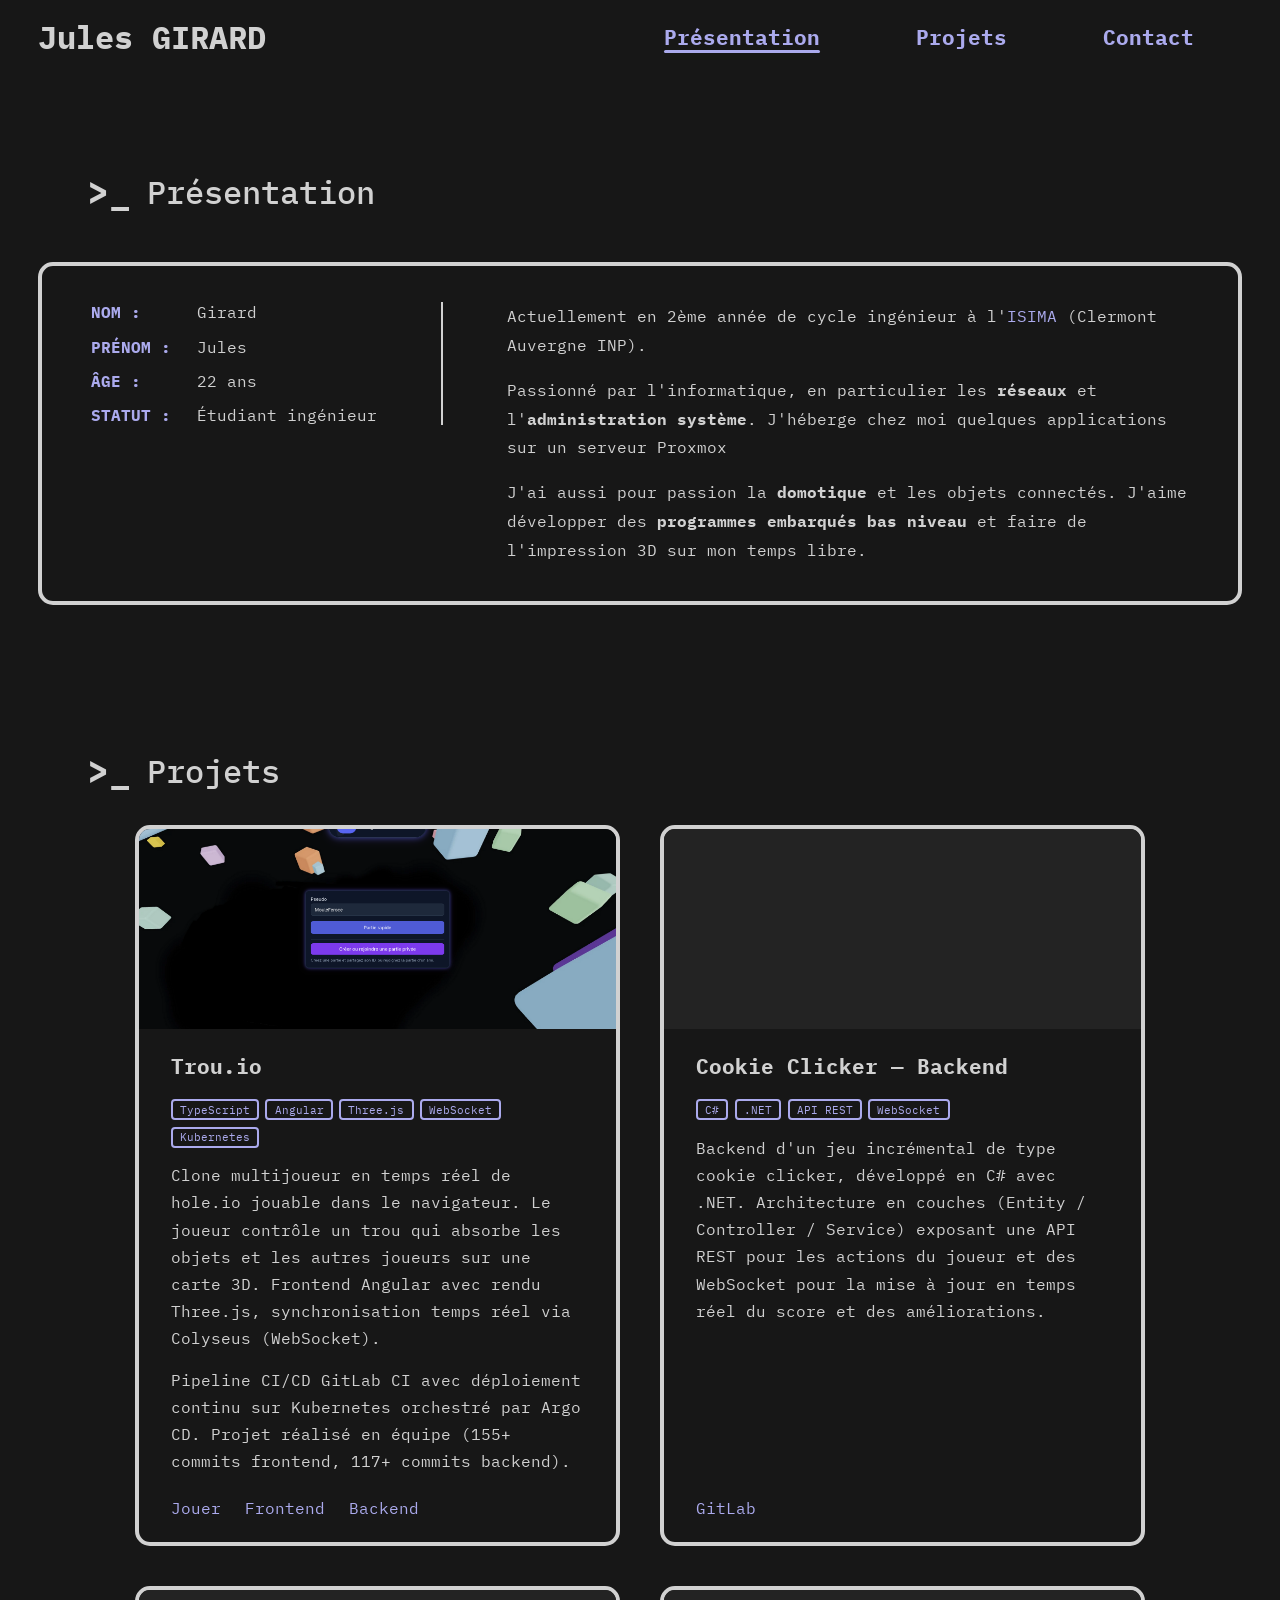
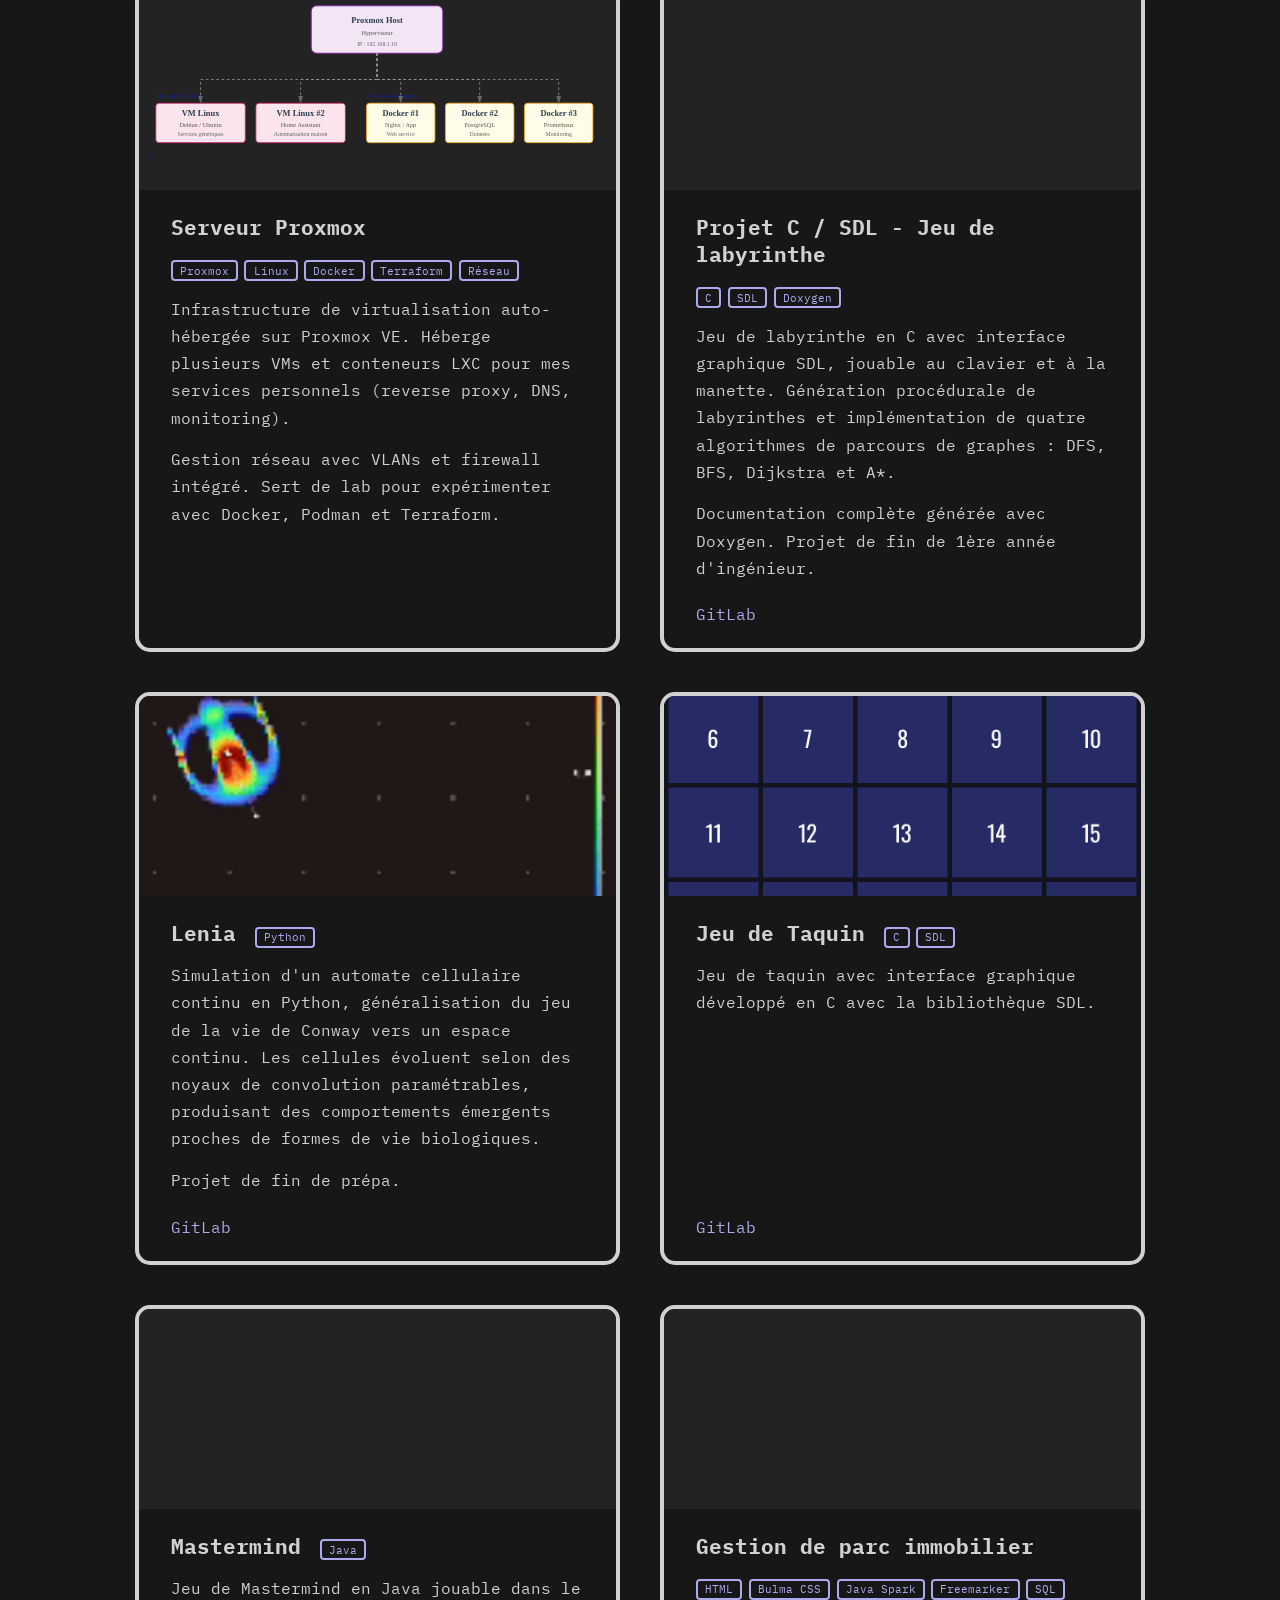
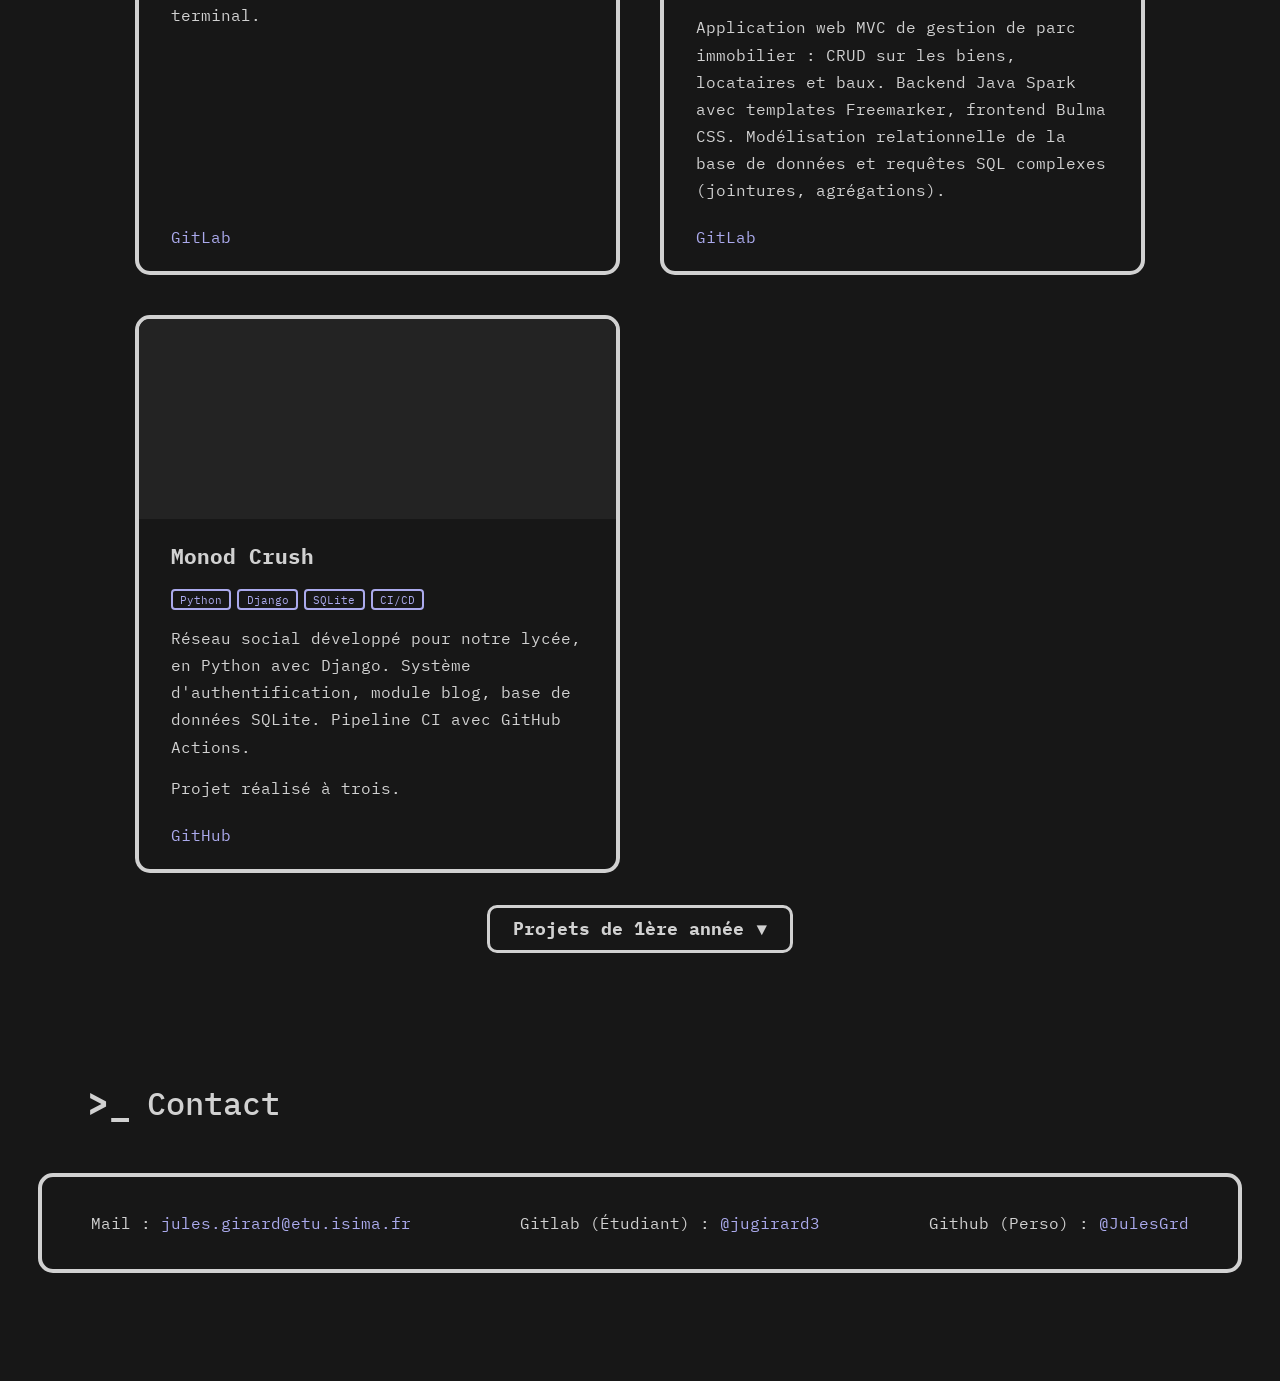
<file: index.html>
<!DOCTYPE html>
<html lang="fr">

<head>
    <meta http-equiv="content-type" content="text/html; charset=UTF-8">
    <meta charset="UTF-8">
    <meta http-equiv="X-UA-Compatible" content="IE=edge">
    <meta name="viewport" content="width=device-width, initial-scale=1.0">
    <link rel="icon" href="./assets/ico.png" type="image/x-icon">
    <meta name="description" content="Portfolio de Jules Girard, étudiant ingénieur à l'ISIMA — passionné par les réseaux, l'administration système et la domotique.">
    <link rel="canonical" href="https://julesgirard.dev/">

    <!-- Open Graph -->
    <meta property="og:type" content="website">
    <meta property="og:url" content="https://julesgirard.dev/">
    <meta property="og:title" content="Jules Girard — Portfolio">
    <meta property="og:description" content="Étudiant ingénieur à l'ISIMA, passionné par les réseaux, l'administration système et la domotique.">

    <link rel="stylesheet" href="style.css">
    <script data-goatcounter="https://jg45.goatcounter.com/count"
            async src="//gc.zgo.at/count.js"></script>

    <title>Jules GIRARD</title>
</head>

<body>
    <header>
        <h1>Jules GIRARD</h1>
        <nav id="mainNav">
            <ul>
                <li><a href="#home">Présentation</a></li>
                <li><a href="#projets">Projets</a></li>
                <li><a href="#contact">Contact</a></li>
            </ul>
        </nav>
        <button class="nav-toggle" id="navToggle" aria-label="Menu" aria-expanded="false">
            <span></span><span></span><span></span>
        </button>
    </header>
    <main>
        <section id="home">
            <h2>Présentation</h2>
            <div class="box fade-in visible">
                <div class="home-grid">
                    <div class="home-info">
                        <div class="info-item">
                            <span class="info-label">NOM</span>
                            <span>Girard</span>
                        </div>
                        <div class="info-item">
                            <span class="info-label">PRÉNOM</span>
                            <span>Jules</span>
                        </div>
                        <div class="info-item">
                            <span class="info-label">ÂGE</span>
                            <span id="age"></span>
                        </div>
                        <div class="info-item">
                            <span class="info-label">STATUT</span>
                            <span>Étudiant ingénieur</span>
                        </div>
                    </div>
                    <div class="home-bio">
                        <p>Actuellement en 2ème année de cycle ingénieur à l'<a href="https://www.isima.fr/">ISIMA</a>
                            (Clermont Auvergne INP).</p>
                        <p>Passionné par l'informatique, en particulier les <strong>réseaux</strong> et
                            l'<strong>administration système</strong>. J'héberge chez moi quelques applications sur un
                            serveur Proxmox</p>
                        <p>J'ai aussi pour passion la <strong>domotique</strong> et les objets connectés. J'aime
                            développer des <strong>programmes embarqués bas niveau</strong> et faire de l'impression 3D
                            sur mon temps libre.</p>
                    </div>
                </div>
            </div>
        </section>

        <section id="projets">
            <h2>Projets</h2>

            <div class="projects-grid">
                <article class="project-card fade-in">
                    <div class="project-img-wrap">
                        <img src="./assets/projects/trouio.png" alt="Aperçu Trou.io">
                    </div>
                    <div class="project-body">
                        <div class="project-header">
                            <h3>Trou.io</h3>
                            <div class="project-tags">
                                <span class="tag">TypeScript</span>
                                <span class="tag">Angular</span>
                                <span class="tag">Three.js</span>
                                <span class="tag">WebSocket</span>
                                <span class="tag">Kubernetes</span>
                            </div>
                        </div>
                        <p>Clone multijoueur en temps réel de hole.io jouable dans le navigateur. Le joueur contrôle un trou qui absorbe les objets et les autres joueurs sur une carte 3D. Frontend Angular avec rendu Three.js, synchronisation temps réel via Colyseus (WebSocket).</p>
                        <p>Pipeline CI/CD GitLab CI avec déploiement continu sur Kubernetes orchestré par Argo CD. Projet réalisé en équipe (155+ commits frontend, 117+ commits backend).</p>
                        <div class="project-links">
                            <a href="https://front-trouio.rozvictor.fr/" target="_blank">Jouer</a>
                            <a href="https://gitlab.com/trou.io/front" target="_blank">Frontend</a>
                            <a href="https://gitlab.com/trou.io/colyseusstarter" target="_blank">Backend</a>
                        </div>
                    </div>
                </article>



                <article class="project-card fade-in">
                    <div class="project-body">
                        <div class="project-header">
                            <h3>Cookie Clicker — Backend</h3>
                            <div class="project-tags">
                                <span class="tag">C#</span>
                                <span class="tag">.NET</span>
                                <span class="tag">API REST</span>
                                <span class="tag">WebSocket</span>
                            </div>
                        </div>
                        <p>Backend d'un jeu incrémental de type cookie clicker, développé en C# avec .NET. Architecture en couches (Entity / Controller / Service) exposant une API REST pour les actions du joueur et des WebSocket pour la mise à jour en temps réel du score et des améliorations.</p>
                        <div class="project-links">
                            <a href="https://gitlab.isima.fr/dimarotte/csharp" target="_blank">GitLab</a>
                        </div>
                    </div>
                </article>

                <article class="project-card fade-in">
                    <div class="project-img-wrap">
                        <img src="./assets/projects/homelab_network.svg" alt="Serveur Proxmox">
                    </div>
                    <div class="project-body">
                        <div class="project-header">
                            <h3>Serveur Proxmox</h3>
                            <div class="project-tags">
                                <span class="tag">Proxmox</span>
                                <span class="tag">Linux</span>
                                <span class="tag">Docker</span>
                                <span class="tag">Terraform</span>
                                <span class="tag">Réseau</span>
                            </div>
                        </div>
                        <p>Infrastructure de virtualisation auto-hébergée sur Proxmox VE. Héberge plusieurs VMs et conteneurs LXC pour mes services personnels (reverse proxy, DNS, monitoring).</p>
                        <p>Gestion réseau avec VLANs et firewall intégré. Sert de lab pour expérimenter avec Docker, Podman et Terraform.</p>
                    </div>
                </article>



                <article class="project-card fade-in">
                    <div class="project-body">
                        <div class="project-header">
                            <h3>Projet C / SDL - Jeu de labyrinthe</h3>
                            <div class="project-tags">
                                <span class="tag">C</span>
                                <span class="tag">SDL</span>
                                <span class="tag">Doxygen</span>
                            </div>
                        </div>
                        <p>Jeu de labyrinthe en C avec interface graphique SDL, jouable au clavier et à la manette. Génération procédurale de labyrinthes et implémentation de quatre algorithmes de parcours de graphes : DFS, BFS, Dijkstra et A*.</p>
                        <p>Documentation complète générée avec Doxygen. Projet de fin de 1ère année d'ingénieur.</p>
                        <div class="project-links">
                            <a href="https://gitlab.isima.fr/jugirard3/projet-zz1/" target="_blank">GitLab</a>
                        </div>
                    </div>
                </article>

                <article class="project-card fade-in">
                    <div class="project-img-wrap">
                        <img src="./assets/projects/lenia.png" alt="Lenia">
                    </div>
                    <div class="project-body">
                        <div class="project-header">
                            <h3>Lenia</h3>
                            <div class="project-tags">
                                <span class="tag">Python</span>
                            </div>
                        </div>
                        <p>Simulation d'un automate cellulaire continu en Python, généralisation du jeu de la vie de Conway vers un espace continu. Les cellules évoluent selon des noyaux de convolution paramétrables, produisant des comportements émergents proches de formes de vie biologiques.</p>
                        <p>Projet de fin de prépa.</p>
                        <div class="project-links">
                            <a href="https://gitlab.isima.fr/jugirard3/lenia" target="_blank">GitLab</a>
                        </div>
                    </div>
                </article>

                <article class="project-card fade-in">
                    <div class="project-img-wrap">
                        <img src="./assets/projects/taquin.png" alt="Jeu de Taquin">
                    </div>
                    <div class="project-body">
                        <div class="project-header">
                            <h3>Jeu de Taquin</h3>
                            <div class="project-tags">
                                <span class="tag">C</span>
                                <span class="tag">SDL</span>
                            </div>
                        </div>
                        <p>Jeu de taquin avec interface graphique développé en C avec la bibliothèque SDL.</p>
                        <div class="project-links">
                            <a href="https://gitlab.isima.fr/jugirard3/taquin" target="_blank">GitLab</a>
                        </div>
                    </div>
                </article>

                <article class="project-card fade-in">
                    <div class="project-body">
                        <div class="project-header">
                            <h3>Mastermind</h3>
                            <div class="project-tags">
                                <span class="tag">Java</span>
                            </div>
                        </div>
                        <p>Jeu de Mastermind en Java jouable dans le terminal.</p>
                        <div class="project-links">
                            <a href="https://gitlab.isima.fr/jugirard3/master-mind" target="_blank">GitLab</a>
                        </div>
                    </div>
                </article>

                <article class="project-card fade-in">
                    <!-- <div class="project-img-wrap">
                        <img src="./assets/projects/immo.png" alt="Site de gestion de parc immobilier">
                    </div> -->
                    <div class="project-body">
                        <div class="project-header">
                            <h3>Gestion de parc immobilier</h3>
                            <div class="project-tags">
                                <span class="tag">HTML</span>
                                <span class="tag">Bulma CSS</span>
                                <span class="tag">Java Spark</span>
                                <span class="tag">Freemarker</span>
                                <span class="tag">SQL</span>
                            </div>
                        </div>
                        <p>Application web MVC de gestion de parc immobilier : CRUD sur les biens, locataires et baux. Backend Java Spark avec templates Freemarker, frontend Bulma CSS. Modélisation relationnelle de la base de données et requêtes SQL complexes (jointures, agrégations).</p>
                        <div class="project-links">
                            <a href="https://gitlab.isima.fr/jugirard3/unicornesn" target="_blank">GitLab</a>
                        </div>
                    </div>
                </article>
                <article class="project-card fade-in">
                    <div class="project-body">
                        <div class="project-header">
                            <h3>Monod Crush</h3>
                            <div class="project-tags">
                                <span class="tag">Python</span>
                                <span class="tag">Django</span>
                                <span class="tag">SQLite</span>
                                <span class="tag">CI/CD</span>
                            </div>
                        </div>
                        <p>Réseau social développé pour notre lycée, en Python avec Django. Système d'authentification, module blog, base de données SQLite. Pipeline CI avec GitHub Actions.</p>
                        <p>Projet réalisé à trois.</p>
                        <div class="project-links">
                            <a href="https://github.com/BenoitPrmt/Monod-Crush" target="_blank">GitHub</a>
                        </div>
                    </div>
                </article>
            </div>


            <div class="frise-section">
                <button class="frise-toggle" onclick="toggleFrise(this)" aria-expanded="false">
                    Projets de 1ère année <span class="frise-arrow">▼</span>
                </button>
                <div class="frise-collapse" id="friseCollapse">
                    <div class="wrap-center">
                        <ul class="frise slide-in-right">
                            <li class="frise-element">
                                <div class="date">02/05/2023</div>
                                <ul>
                                    <li>
                                        <a href="https://perso.isima.fr/~jugirard3/rapports/02-05-2023/labyrinthe/">Le
                                            labyrinthe (C)</a>
                                        <p class="doc"><a
                                                href="https://perso.isima.fr/~jugirard3/rapports/02-05-2023/labyrinthe/doc/">Documentation
                                                (Doxygen)</a></p>
                                    </li>
                                </ul>
                            </li>
                            <li class="frise-element">
                                <div class="date">04/04/2023</div>
                                <ul>
                                    <li>
                                        <a
                                            href="https://perso.isima.fr/~jugirard3/rapports/04-04-2023/minimax_exercise/">Minimax
                                            exercise (C)</a>
                                        <p class="doc"><a
                                                href="https://perso.isima.fr/~jugirard3/rapports/04-04-2023/minimax_exercise/doc_minimax_exercise/code_8c.html">Documentation
                                                (Doxygen)</a></p>
                                    </li>
                                    <li>
                                        <a
                                            href="https://perso.isima.fr/~jugirard3/rapports/04-04-2023/minimax_simple_example/">Minimax
                                            simple example (C)</a>
                                        <p class="doc"><a
                                                href="https://perso.isima.fr/~jugirard3/rapports/04-04-2023/minimax_simple_example/doc_minimax_simple_example/code_8c.html">Documentation
                                                (Doxygen)</a></p>
                                    </li>
                                </ul>
                            </li>
                            <li class="frise-element">
                                <div class="date">28/03/2023</div>
                                <ul>
                                    <li>
                                        <a href="https://perso.isima.fr/~jugirard3/rapports/28-03-2023/bash_couleur/">Script
                                            Bash et changement de couleurs
                                            (Bash&nbsp;&amp;&nbsp;C)</a>
                                    </li>
                                    <li>
                                        <a href="https://perso.isima.fr/~jugirard3/rapports/28-03-2023/nains/">Des nains
                                            sur des
                                            épaules de géants (C)</a>
                                    </li>
                                    <li>
                                        <a href="https://perso.isima.fr/~jugirard3/rapports/28-03-2023/sudoku/">Sudoku
                                            solver
                                            (C)</a>
                                    </li>
                                    <li>
                                        <a href="https://perso.isima.fr/~jugirard3/rapports/28-03-2023/killer_sudoku/">Killer
                                            sudoku sover (C)</a>
                                    </li>
                                    <li>
                                        <a href="https://perso.isima.fr/~jugirard3/rapports/28-03-2023/suguru/">Suguru
                                            solver
                                            (C)</a>
                                    </li>
                                </ul>
                            </li>
                            <li class="frise-element">
                                <div class="date">06/03/2023</div>
                                <ul>
                                    <li>
                                        <a href="https://perso.isima.fr/~jugirard3/rapports/06-03-2023/lumen">Lumen
                                            (C)</a>
                                    </li>
                                    <li>
                                        <a href="https://perso.isima.fr/~jugirard3/rapports/06-03-2023/brainfuck/">What
                                            the
                                            Brainfuck ! (C)</a>
                                    </li>
                                </ul>
                            </li>
                            <li class="frise-element">
                                <div class="date">06/02/2023</div>
                                <ul>
                                    <li>
                                        <a
                                            href="https://perso.isima.fr/~jugirard3/rapports/06-02-2023/shadows-of-the-night-1">Shadows
                                            of the knight EP1 (C)</a>
                                    </li>
                                    <li>
                                        <a
                                            href="https://perso.isima.fr/~jugirard3/rapports/06-02-2023/shadows-of-the-night-2">Shadows
                                            of the knight EP2 (C)</a>
                                    </li>
                                    <li>
                                        <a href="https://perso.isima.fr/~jugirard3/rapports/06-02-2023/les-suites">Les
                                            suites
                                            (Graphviz)</a>
                                    </li>
                                    <li>
                                        <a
                                            href="https://perso.isima.fr/~jugirard3/rapports/06-02-2023/decouverte-orgmode">Découverte
                                            de Org Mode
                                            (Org&nbsp;Mode)</a>
                                    </li>
                                </ul>
                            </li>
                            <li class="frise-element">
                                <div class="date">31/01/2023</div>
                                <ul>
                                    <li>
                                        <a href="https://perso.isima.fr/~jugirard3/rapports/31-01-2023/pikaptcha/">Détective
                                            Pikaptcha EP1 &amp; EP2 (Python)</a>
                                    </li>
                                    <li>
                                        <a href="https://perso.isima.fr/~jugirard3/rapports/31-01-2023/page-web-libre/">Page
                                            web
                                            libre (HTML&nbsp;&amp;&nbsp;CSS)</a>
                                    </li>
                                </ul>
                            </li>
                            <li class="frise-element">
                                <div class="date">24/01/2023</div>
                                <ul>
                                    <li>
                                        <a href="https://perso.isima.fr/~jugirard3/rapports/24-01-2023/ghost-legs/">Ghost
                                            Legs
                                            (Python)</a>
                                    </li>
                                    <li>
                                        <a
                                            href="https://perso.isima.fr/~jugirard3/rapports/24-01-2023/sujet-libre/rapport.md">Exposé
                                            sur un sujet libre
                                            (Markdown)</a>
                                    </li>
                                </ul>
                            </li>
                        </ul>
                    </div>
                </div>
            </div>
        </section>

        <section id="contact">
            <h2>Contact</h2>
            <ul class="box fade-in">
                <li>Mail&nbsp;: <a href="mailto:jules.girard@etu.isima.fr">jules.girard@etu.isima.fr</a></li>
                <li>Gitlab (Étudiant)&nbsp;: <a href="https://gitlab.isima.fr/jugirard3">@jugirard3</a></li>
                <li>Github (Perso)&nbsp;: <a href="https://github.com/JulesGrd">@JulesGrd</a></li>
            </ul>
        </section>
    </main>

    <button id="scrollTop" aria-label="Retour en haut" title="Retour en haut">↑</button>

    <script>
        // ── Âge dynamique ────────────────────────────────────────────────────
        const birth = new Date(2004, 0, 7);
        const now = new Date();
        let age = now.getFullYear() - birth.getFullYear();
        if (now < new Date(now.getFullYear(), 0, 7)) age--;
        document.getElementById("age").textContent = age + " ans";

        // ── Animations au scroll (IntersectionObserver) ──────────────────────
        const animObserver = new IntersectionObserver(
            (entries) => {
                entries.forEach((e) => {
                    if (e.isIntersecting) {
                        e.target.classList.add("visible");
                        animObserver.unobserve(e.target);
                    }
                });
            },
            { threshold: 0.1 }
        );
        document.querySelectorAll(".fade-in, .slide-in-left, .slide-in-right")
            .forEach((el) => animObserver.observe(el));

        // ── Nav active au scroll ──────────────────────────────────────────────
        const sections = document.querySelectorAll("main section[id]");
        const navLinks = document.querySelectorAll("nav a");
        const navObserver = new IntersectionObserver(
            (entries) => {
                entries.forEach((e) => {
                    if (e.isIntersecting) {
                        navLinks.forEach((a) => a.classList.remove("active"));
                        const active = document.querySelector(`nav a[href="#${e.target.id}"]`);
                        if (active) active.classList.add("active");
                    }
                });
            },
            { rootMargin: "-40% 0px -55% 0px" }
        );
        sections.forEach((s) => navObserver.observe(s));

        // ── Bouton retour en haut ─────────────────────────────────────────────
        const scrollTopBtn = document.getElementById("scrollTop");
        window.addEventListener("scroll", () => {
            scrollTopBtn.classList.toggle("visible", window.scrollY > 400);
        }, { passive: true });
        scrollTopBtn.addEventListener("click", () => window.scrollTo({ top: 0, behavior: "smooth" }));

        function toggleFrise(btn) {
            const collapse = document.getElementById("friseCollapse");
            const expanded = btn.getAttribute("aria-expanded") === "true";
            btn.setAttribute("aria-expanded", !expanded);
            collapse.classList.toggle("open", !expanded);
        }

        // ── Navigation mobile ────────────────────────────────────────────────
        const navToggle = document.getElementById("navToggle");
        const mainNav = document.getElementById("mainNav");
        navToggle.addEventListener("click", () => {
            const expanded = navToggle.getAttribute("aria-expanded") === "true";
            navToggle.setAttribute("aria-expanded", String(!expanded));
            mainNav.classList.toggle("open", !expanded);
        });
        mainNav.querySelectorAll("a").forEach((link) => {
            link.addEventListener("click", () => {
                mainNav.classList.remove("open");
                navToggle.setAttribute("aria-expanded", "false");
            });
        });

        // ── Tracking (GoatCounter) ────────────────────────────────────────────
        function gcCount(params) {
            if (window.goatcounter && window.goatcounter.count) {
                window.goatcounter.count(params);
            }
        }

        // Clics sur les liens (hors nav)
        document.querySelectorAll("a:not(nav a)").forEach((link) => {
            link.addEventListener("click", () => {
                gcCount({
                    path: "click/" + link.textContent.trim().slice(0, 60),
                    event: true,
                });
            });
        });

        // Temps passé sur la page
        const _pageStart = Date.now();
        function sendTimeOnPage() {
            const s = Math.round((Date.now() - _pageStart) / 1000);
            gcCount({ path: "time/" + s + "s", event: true });
        }
        document.addEventListener("visibilitychange", () => {
            if (document.visibilityState === "hidden") sendTimeOnPage();
        });
        window.addEventListener("beforeunload", sendTimeOnPage);
    </script>



</body>

</html>
</file>
<file: style.css>
@import url("https://fonts.googleapis.com/css2?family=IBM+Plex+Mono:wght@400;500;700&display=swap");

:root {
  --bg-color: rgb(23, 23, 23);
  --text-color: rgb(209, 209, 209);
  --accent-color: #abaaed;
}

/* réinitialisation des styles par défaut */
* {
  margin: 0;
  padding: 0;
  border: 0;
  outline: 0;
  font-size: 100%;
  vertical-align: baseline;
  background: transparent;
  text-decoration: none;
}

ul {
  list-style: none;
}

.underline,
a {
  color: var(--accent-color);
  position: relative;
  width: fit-content;
}

.underline::before,
a::before {
  content: "";
  position: absolute;
  width: 100%;
  height: 3px;
  border-radius: 4px;
  background-color: var(--accent-color);
  bottom: -2px;
  left: 0;
  transform-origin: right;
  transform: scaleX(0);
  transition: transform 0.3s ease-in-out;
}

.underline:hover::before,
a:hover::before {
  transform-origin: left;
  transform: scaleX(1);
}

.box {
  border: 4px solid var(--text-color);
  padding: 3% 4%;
  margin: 3rem 0;
  border-radius: 15px;
}

.wrap-center {
  display: flex;
  justify-content: center;
  align-items: center;
}

/* style de la page */
/* header */

html {
  scroll-behavior: smooth;
}

body {
  font-family: "IBM Plex Mono", monospace;
  background-color: var(--bg-color);
  color: var(--text-color);

  max-width: 1500px;
  margin: 0 auto;
  padding: 0 3%;
}

header {
  display: flex;
  justify-content: space-between;
  position: sticky;
  top: 0;
  left: 0;
  background-color: var(--bg-color);
  z-index: 1;
}

h1 {
  font-size: 2rem;
  font-weight: 700;
  margin: 1rem 0;
}

header nav {
  margin: 1rem 0;
}

header nav ul {
  display: flex;
  justify-content: space-between;
  align-items: center;
  height: 100%;
}

header nav ul li {
  margin: 0 3rem;
  font-weight: 700;
  font-size: 1.3rem;
}

/* main */

section {
  padding-top: 5%;
}

section:last-child {
  padding-bottom: 5%;
}

/* section #home */

.home-grid {
  display: grid;
  grid-template-columns: auto 1fr;
  gap: 1rem 4rem;
  align-items: start;
}

.home-info {
  display: flex;
  flex-direction: column;
  gap: 0.9rem;
  border-right: 2px solid var(--text-color);
  padding-right: 4rem;
}

.info-item {
  display: flex;
  gap: 1rem;
  align-items: baseline;
}

.info-label {
  color: var(--accent-color);
  font-weight: 700;
  min-width: 90px;
}

.info-label::after {
  content: " :";
}

.home-bio {
  display: flex;
  flex-direction: column;
  gap: 1rem;
  line-height: 1.8;
}

.accent {
  color: var(--accent-color);
  font-weight: 700;
}

@media only screen and (max-width: 750px) {
  .home-grid {
    grid-template-columns: 1fr;
  }

  .home-info {
    border-right: none;
    border-bottom: 2px solid var(--text-color);
    padding-right: 0;
    padding-bottom: 1.5rem;
    margin-bottom: 0.5rem;
  }
}

h2::before {
  content: ">_";
  font-weight: 700;
  font-size: 2.3rem;
  margin-right: 1rem;
}

h2 {
  margin: 2rem 4%;
  font-size: 2rem;
  font-weight: 500;
}


/* section #projets — cards */

.projects-grid {
  display: grid;
  grid-template-columns: repeat(2, minmax(0, 500px));
  gap: 2.5rem;
  margin: 2rem 8%;
  justify-content: center;
}

.project-card {
  border: 4px solid var(--text-color);
  border-radius: 15px;
  overflow: hidden;
  display: flex;
  flex-direction: column;
  transition: border-color 0.2s ease;
}

.project-card:hover {
  border-color: var(--accent-color);
}

.project-img-wrap {
  width: 100%;
  background-color: rgb(35, 35, 35);
  display: flex;
  align-items: center;
  justify-content: center;
  height: 200px;
}

.project-img-wrap img {
  width: 100%;
  height: 100%;
  object-fit: cover;
  display: block;
}

.project-img-wrap img[src$=".svg"] {
  object-fit: contain;
  padding: 1rem;
}

.project-body {
  padding: 1.5rem 2rem;
  display: flex;
  flex-direction: column;
  gap: 0.9rem;
  flex: 1;
}

.project-header {
  display: flex;
  align-items: baseline;
  gap: 1.2rem;
  flex-wrap: wrap;
}

h3 {
  font-size: 1.3rem;
  font-weight: 700;
}

.project-tags {
  display: flex;
  flex-wrap: wrap;
  gap: 0.4rem;
}

.tag {
  font-size: 0.7rem;
  border: 2px solid var(--accent-color);
  color: var(--accent-color);
  padding: 0.1rem 0.45rem;
  border-radius: 4px;
}

.project-body p {
  line-height: 1.7;
}

/* Cartes sans image : fond gris placeholder */
.project-card:not(:has(.project-img-wrap))::before {
  content: "";
  display: block;
  width: 100%;
  height: 200px;
  background: rgb(35, 35, 35);
}

.project-links {
  display: flex;
  gap: 1.5rem;
  flex-wrap: wrap;
  margin-top: auto;
  padding-top: 0.5rem;
}

@media only screen and (max-width: 750px) {
  .projects-grid {
    grid-template-columns: 1fr;
  }
}

/* section #projets — frise */

.frise {
  margin: 4rem auto;
}

.frise-element {
  padding-bottom: 2.5rem;
  /* bordure qui créer la ligne */
  border-left: 3px solid var(--accent-color);
  position: relative;
  padding-left: 20px;
  margin-left: 10px;
}

/* supprime la bordure du dernier élément */
.frise > .frise-element:last-child {
  border-color: transparent;
}

/* creation du point */
.frise-element::before {
  content: "";
  position: absolute;
  width: 21px;
  height: 21px;
  border-radius: 50%;
  background: var(--accent-color);
  left: -12px;
  top: 0;
}

.date {
  /* color: var(--accent-color); */
  font-size: 1.2rem;
  font-weight: 700;
  margin-bottom: 1rem;
}

.doc::before {
  content: "⇒";
  position: relative;
  margin-right: 0.5rem;
}

.doc {
  font-size: 0.8rem;
  margin-left: 1.5rem;
}

.frise-element ul {
  margin-left: 20px;
}

.frise-element li::before {
  content: ">";
  position: relative;
}

.frise-element li {
  margin: 0.5rem 0;
}

/* frise collapsible */

.frise-section {
  margin: 2rem 0;
}

.frise-toggle {
  display: flex;
  align-items: center;
  gap: 0.8rem;
  cursor: pointer;
  font-family: "IBM Plex Mono", monospace;
  font-size: 1.1rem;
  font-weight: 700;
  color: var(--text-color);
  background: transparent;
  border: 3px solid var(--text-color);
  border-radius: 10px;
  padding: 0.6rem 1.4rem;
  margin: 0 auto;
  transition: border-color 0.2s ease, color 0.2s ease;
}

.frise-toggle:hover {
  border-color: var(--accent-color);
  color: var(--accent-color);
}

.frise-arrow {
  display: inline-block;
  transition: transform 0.3s ease;
}

.frise-toggle[aria-expanded="true"] .frise-arrow {
  transform: rotate(180deg);
}

.frise-collapse {
  overflow: hidden;
  max-height: 0;
  transition: max-height 0.5s ease;
}

.frise-collapse.open {
  max-height: 3000px;
}

/* section #contact */

#contact ul {
  display: flex;
  justify-content: space-between;
  flex-wrap: wrap;
}

#contact a {
  text-decoration: none;
  color: var(--accent-color);
}

/* responsive design */

@media only screen and (max-width: 750px) {
  #contact ul {
    flex-direction: column;
    align-items: center;
  }

  #contact ul li {
    margin: 0.7rem 0;
  }
}

/* smartphone */
.nav-toggle {
  display: none;
  flex-direction: column;
  justify-content: center;
  gap: 5px;
  cursor: pointer;
  padding: 0.5rem;
  background: transparent;
  border: none;
  align-self: center;
}

.nav-toggle span {
  display: block;
  width: 25px;
  height: 3px;
  background: var(--text-color);
  border-radius: 3px;
  transition: all 0.3s ease;
}

@media only screen and (max-width: 750px) {
  .nav-toggle {
    display: flex;
  }

  header {
    position: relative;
  }

  header nav {
    display: none;
    position: absolute;
    top: 100%;
    left: -3%;
    right: -3%;
    background: var(--bg-color);
    padding: 1rem 3%;
    border-bottom: 2px solid var(--text-color);
    z-index: 10;
  }

  header nav.open {
    display: block;
  }

  header nav ul {
    flex-direction: column;
    gap: 1rem;
  }

  header nav ul li {
    margin: 0;
  }
}

/* nav active */
nav a.active {
  color: var(--accent-color);
}

nav a.active::before {
  transform: scaleX(1);
  transform-origin: left;
}

/* bouton scroll-to-top */
#scrollTop {
  position: fixed;
  bottom: 2rem;
  right: 2rem;
  background: var(--bg-color);
  color: var(--text-color);
  border: 3px solid var(--text-color);
  border-radius: 8px;
  width: 2.8rem;
  height: 2.8rem;
  font-size: 1.3rem;
  cursor: pointer;
  font-family: "IBM Plex Mono", monospace;
  opacity: 0;
  pointer-events: none;
  transition: opacity 0.3s ease, border-color 0.2s ease, color 0.2s ease;
  z-index: 100;
}

#scrollTop.visible {
  opacity: 1;
  pointer-events: auto;
}

#scrollTop:hover {
  border-color: var(--accent-color);
  color: var(--accent-color);
}

/* animation fade-in pour les éléments qui apparaissent au scroll */
.fade-in {
  opacity: 0;
  transform: translateY(20px);
  transition: opacity 0.5s ease-out, transform 0.5s ease-out;
}

.fade-in.visible {
  opacity: 1;
  transform: translateY(0);
}

/* animation slide-in-left pour les éléments qui apparaissent en glissant depuis la gauche */
.slide-in-left {
  opacity: 0;
  transform: translateX(-20px);
  transition: opacity 0.5s ease-out, transform 0.5s ease-out;
}

.slide-in-left.visible {
  opacity: 1;
  transform: translateX(0);
}

/* animation slide-in-right pour les éléments qui apparaissent en glissant depuis la droite */
.slide-in-right {
  opacity: 0;
  transform: translateX(20px);
  transition: opacity 0.5s ease-out, transform 0.5s ease-out;
}

.slide-in-right.visible {
  opacity: 1;
  transform: translateX(0);
}
</file>
